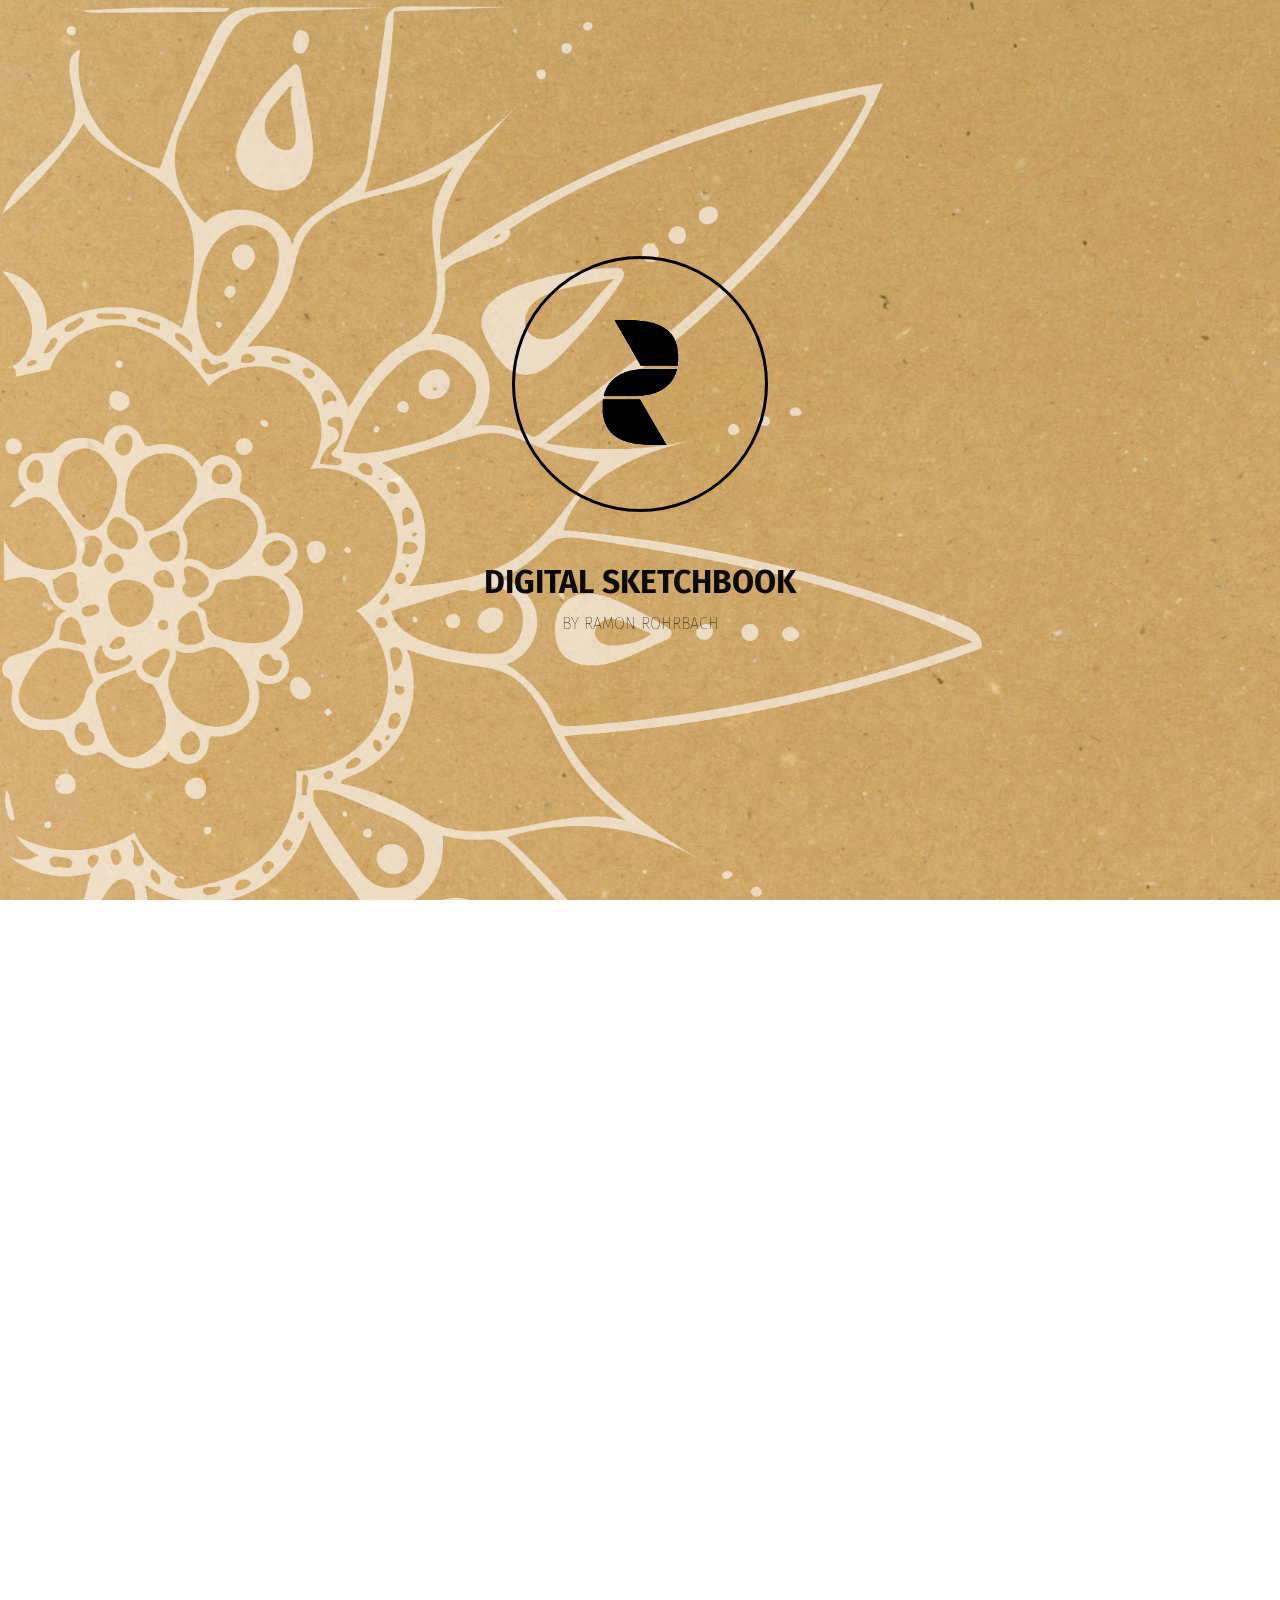
<file: project0/project0.html>
<!doctype html>
<html>
<head>
<meta charset="UTF-8">
<title>Ramons Digital Sketchbook</title>
	
<link rel="stylesheet" type="text/css" href="css/foundation.css">	
<link href="https://fonts.googleapis.com/css?family=Fira+Sans" rel="stylesheet">
<link rel="stylesheet" type="text/css" href="css/main.css">	

	
</head>



<body>

	
	
<div class="welcome ">
		<img src="img/mandala.png" alt="Mandala" id="mandala" class= "rellax" data-rellax-speed="2" >


		<div class="grid-x align-middle fullheight">
		
			<div class= "cell large-12 align-middle ">

			

				<div class="circle rellax" data-rellax-speed="2" >
				
				<img src="img/logo2.png" alt="logo" id="logo" class= "rellax" data-rellax-speed="-12" >
			
				</div>

				<div class="info">

				<h4 class= "rellax" data-rellax-speed="-8" >Digital Sketchbook</h4>
				<h5 class= "rellax" data-rellax-speed="-10" >by Ramon Rohrbach</h5>
					
				</div>

			</div>

		
</div>

</div>

<div class="equality grid-container-fluid content">


	<div class=" grid-x grid-margin-x ">
		
		
		



	</div>



</div>


	
	
	
	<script src="https://ajax.googleapis.com/ajax/libs/jquery/3.2.1/jquery.min.js"></script>
	<script src="js/jquery.onscreen.min.js"></script>
	<script src="js/app.js"></script>
	<script type="text/javascript" src="js/rellax.js"></script>
    <script>
    	var rellax = new Rellax('.rellax', {
        // center: true
        callback: function(position) {
            // callback every position change
            console.log(position);
        }
      });
    </script>
	
</body>
</html>
</file>
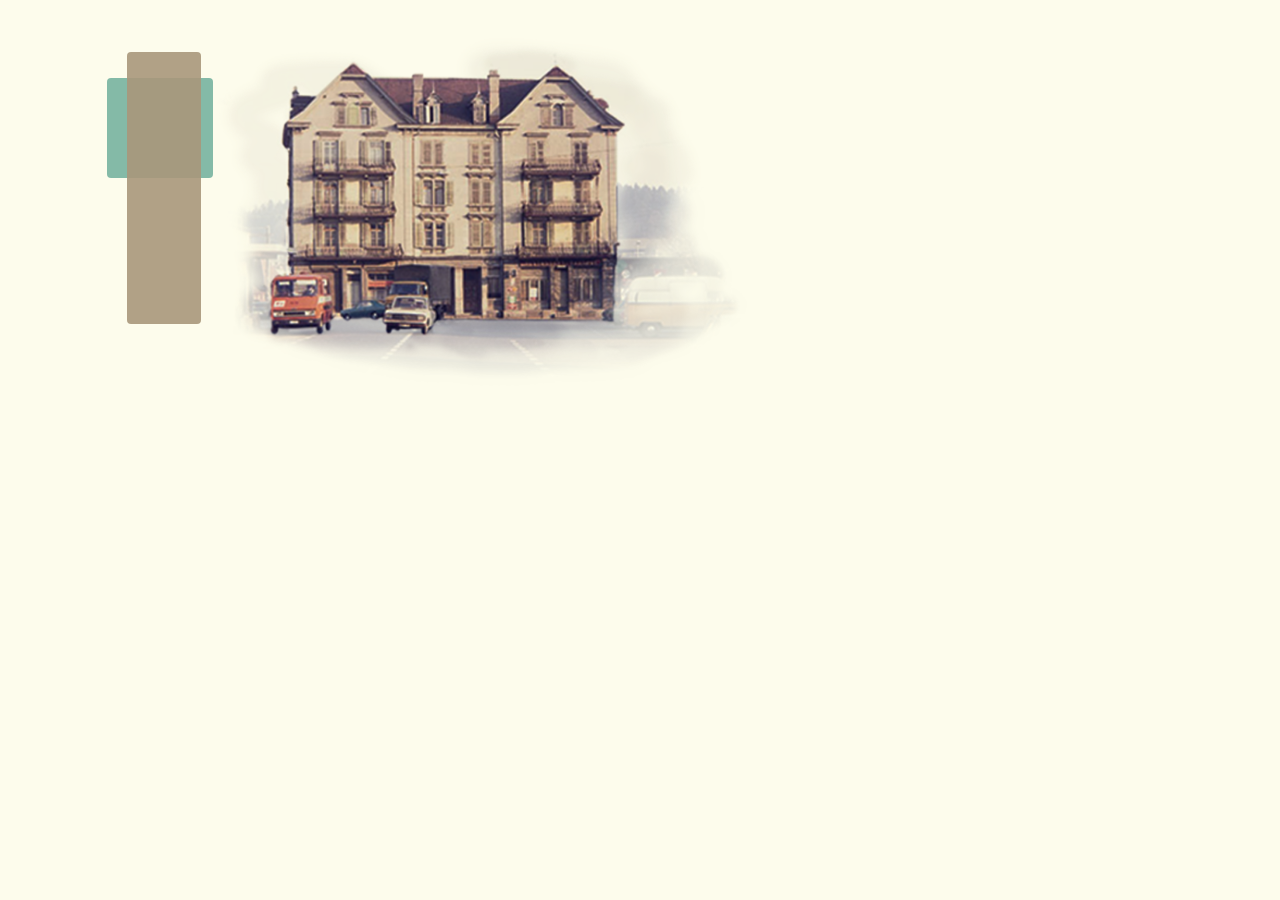
<file: project1/project1.html>
<!doctype html>
<html>
<head>
<meta charset="UTF-8">
<title>Web Mentoring Site 1</title>
	
<link rel="stylesheet" type="text/css" href="css/foundation.css">	
<link rel="stylesheet" type="text/css" href="css/main.css">	
	
</head>

<body>
	

<div class="grid-x">	
	<div class="cell large-offset-1 large-1" id="firstcomp">
	
		<div class="greenbox"></div>	
		<div class="beigebox"></div>
		
	</div>
	
	<div class="cell large-5">
	
		<img src="img/Image1.png" width="1153" height="766" alt=""/>
		
	</div>
	

</div>	

</body>
</html>
</file>
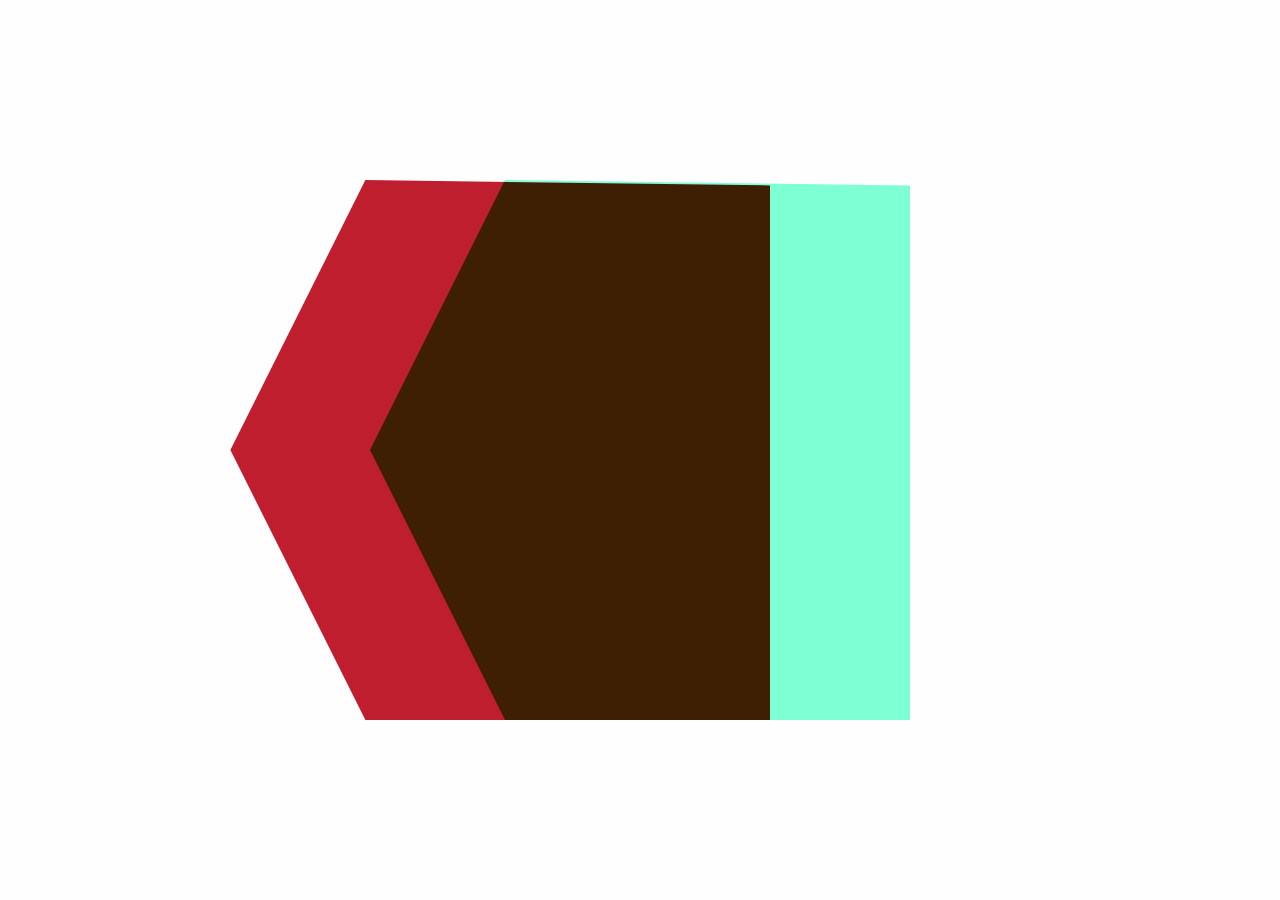
<file: project10/project10.html>
<!doctype html>
<html>
<head>
<meta charset="UTF-8">
<title>Web Mentoring Site 1</title>
	
<link rel="stylesheet" type="text/css" href="css/foundation.css">	
<link rel="stylesheet" type="text/css" href="css/main.css">	
	
</head>

<body>

	<div class="grid-x align-middle">
	
		<div class="cell large-10 large-offset-1 screenfit">

			<div class="clippyshape "></div>
			<div class="clippyshape2 "></div>

		</div>

	</div>
	

	
	
	
	<script src="https://ajax.googleapis.com/ajax/libs/jquery/3.2.1/jquery.min.js"></script>
	<script src="js/jquery.onscreen.min.js"></script>
	<script src="js/app.js"></script>
	
</body>
</html>
</file>
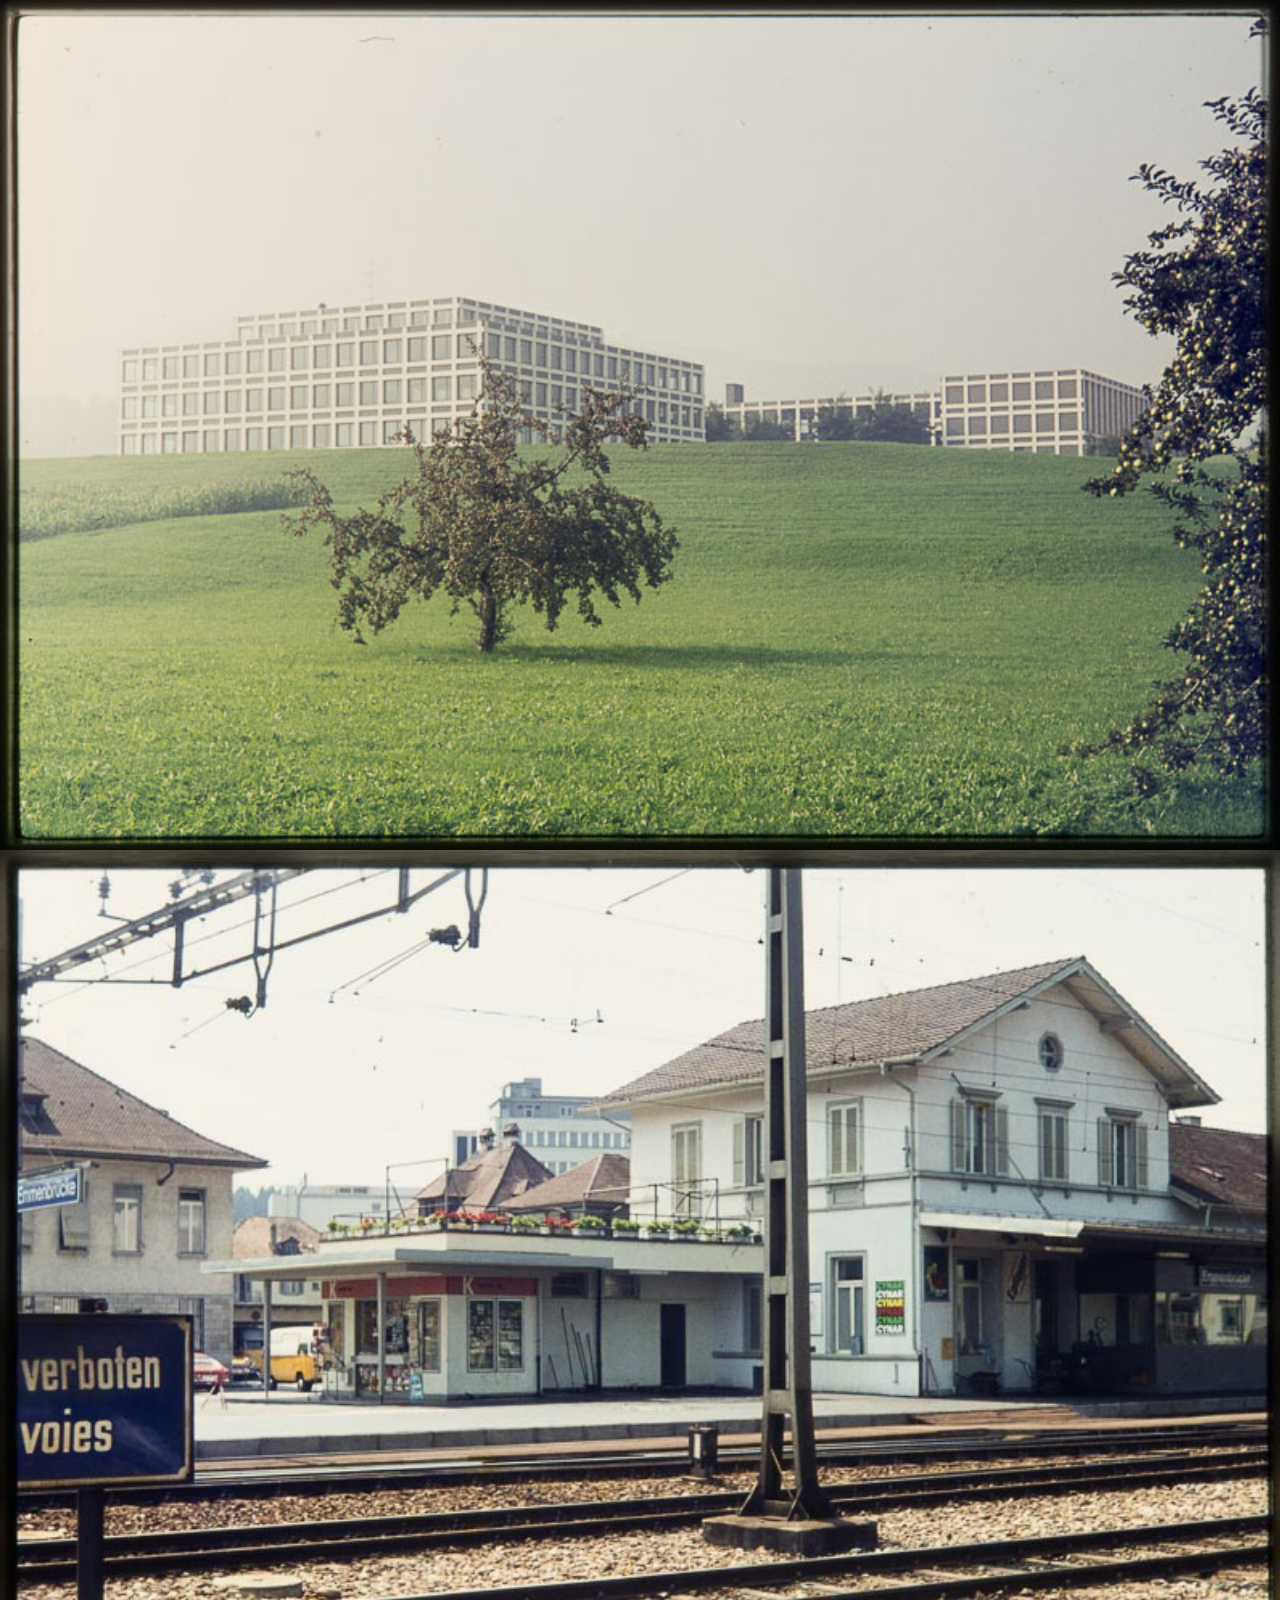
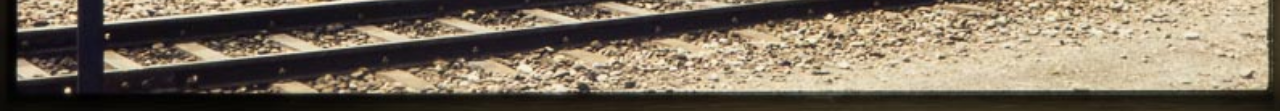
<file: project2/project2.html>
<!doctype html>
<html>
<head>
<meta charset="UTF-8">
<title>Web Mentoring Site 1</title>
	
<link rel="stylesheet" type="text/css" href="css/foundation.css">	
<link rel="stylesheet" type="text/css" href="css/main.css">	
	
</head>

<body>
	
<section>

<img id="placeholder" src="img/P-004-1-7-38-alt.jpg" alt=""/> </section>	
	
	
<section id="bahnhof">

<div class="grid-x">	
	
	<div id="middlebox" class="cell large-offset-3 large-6">
   			<div id="greenoverlay"></div> 
			<img id="middleimg" src="img/P-004-1-17-9be.JPG" alt=""/> 
	
		</div>
	
	

</div>	
	
	
</section>	
	<script src="https://ajax.googleapis.com/ajax/libs/jquery/3.2.1/jquery.min.js"></script>
	<script src="js/jquery.onscreen.min.js"></script>
	<script src="js/app.js"></script>
	
</body>
</html>
</file>
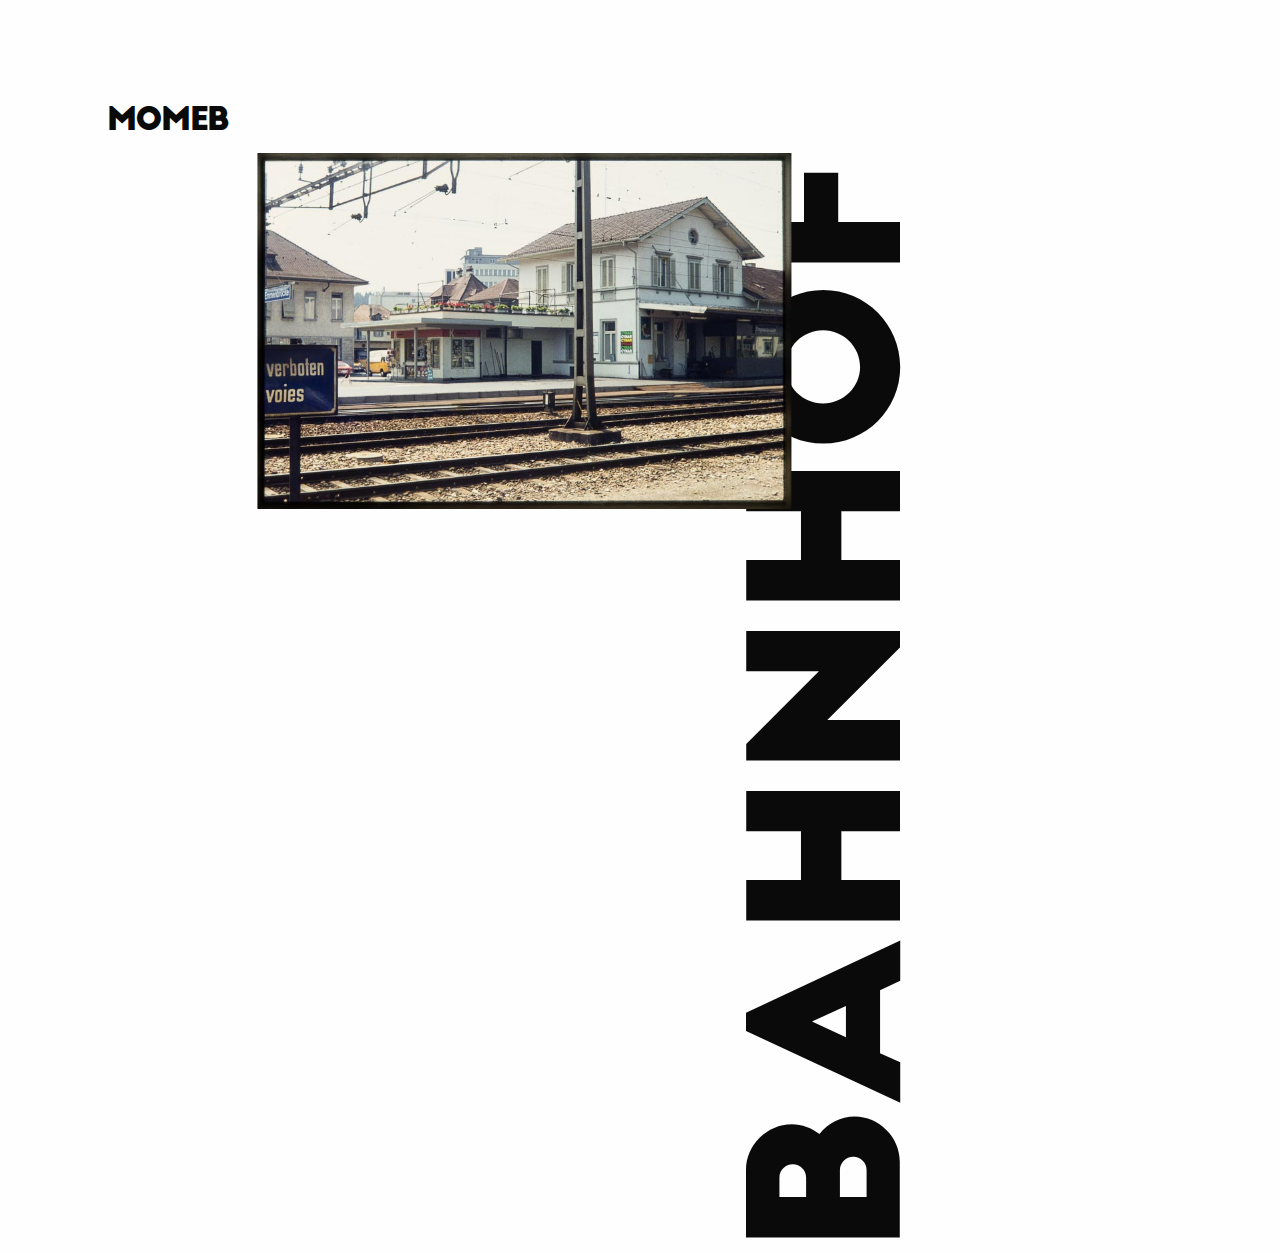
<file: project3/project3.html>
<!doctype html>
<html>
<head>
<meta charset="UTF-8">
<title>Web Mentoring Site 1</title>
	
<link rel="stylesheet" type="text/css" href="css/foundation.css">	
<link rel="stylesheet" type="text/css" href="css/main.css">	
	
</head>

<body>
	
	<div class="grid-x firstsection">	
		<div class="cell large-1 large-offset-1">
			<h1 class="pagetitel">MoMEb</h1>
			
		</div>

	

	</div>	

	<div class ="grid-x">
		<div class= "cell large-5 large-offset-2">

			<img src="img/P-004-1-17-9.jpg" alt="bahnhof" class="offset">

		</div>
	
		<div class = "cell large-2 ">
			<h1 class="hoch">Bahnhof</h1>
		</div>

	</div>

	
	
	
	<script src="https://ajax.googleapis.com/ajax/libs/jquery/3.2.1/jquery.min.js"></script>
	<script src="js/jquery.onscreen.min.js"></script>
	<script src="js/app.js"></script>
	
</body>
</html>
</file>
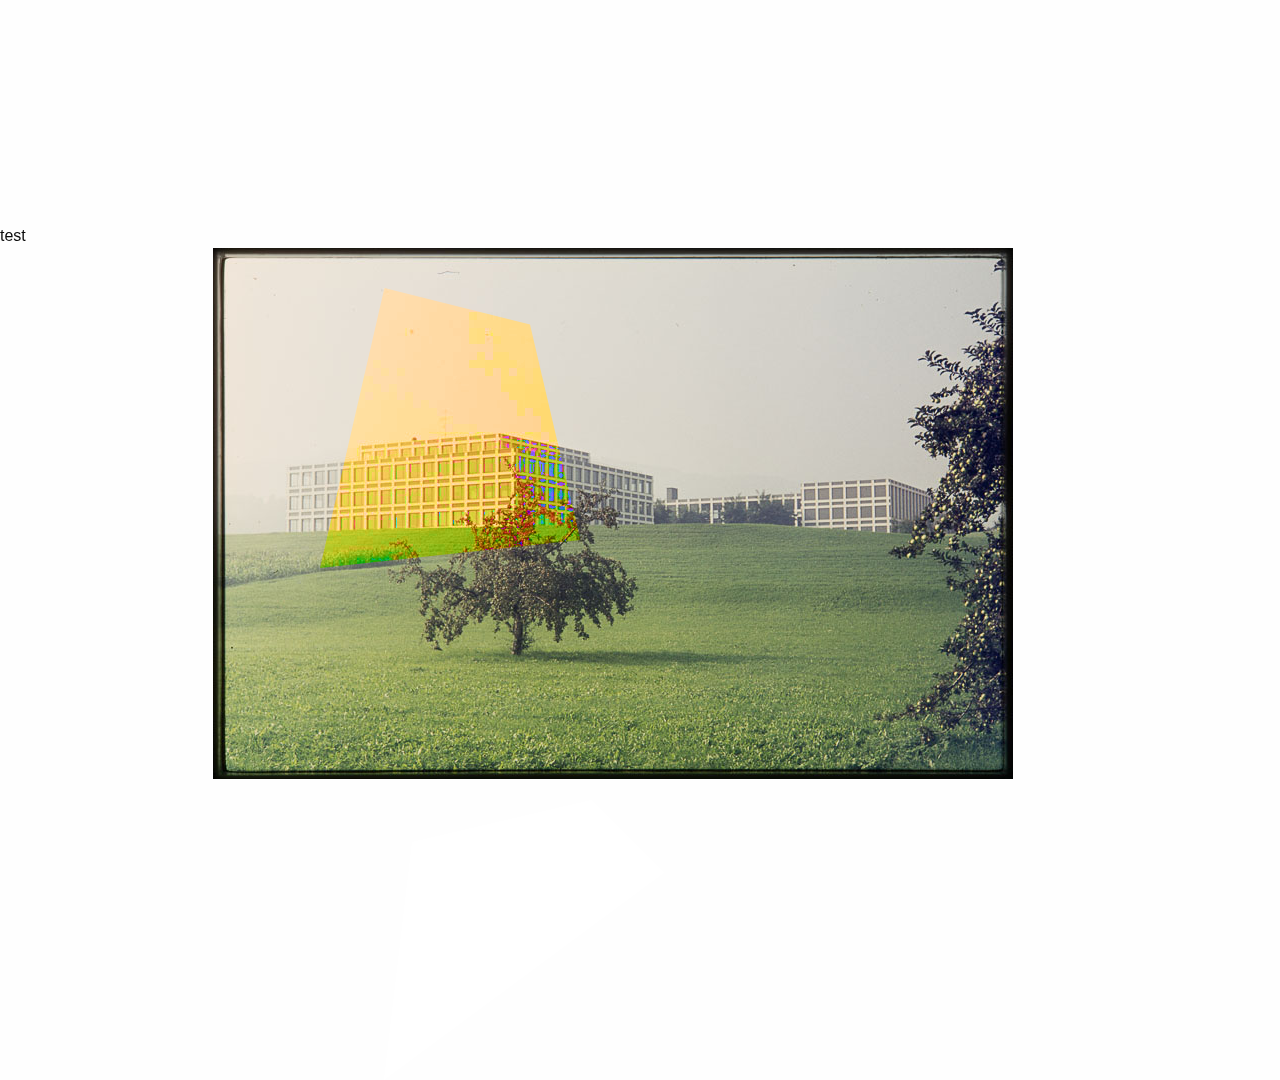
<file: project4/project4.html>
<!doctype html>
<html>
<head>
<meta charset="UTF-8">
<title>Web Mentoring Site 1</title>
	
<link rel="stylesheet" type="text/css" href="css/foundation.css">	
<link rel="stylesheet" type="text/css" href="css/main.css">	
	
</head>

<body>

	<div class="section">

	<div class="grid-x header"></div>
		<div class="large-12">test</div>


	<div class="grid-x">
		<div class="large-8 large-offset-2 cell container">

				<img src="img/P-004-1-7-38-alt.jpg" alt="background-image" >

				<div id="imagetest"></div>
				<div id="imagetest2"></div>

		</div>

	</div>

	</div>
	
	

	
	
	
	<script src="https://ajax.googleapis.com/ajax/libs/jquery/3.2.1/jquery.min.js"></script>
	<script src="js/jquery.onscreen.min.js"></script>
	<script src="js/app.js"></script>
	
</body>
</html>
</file>
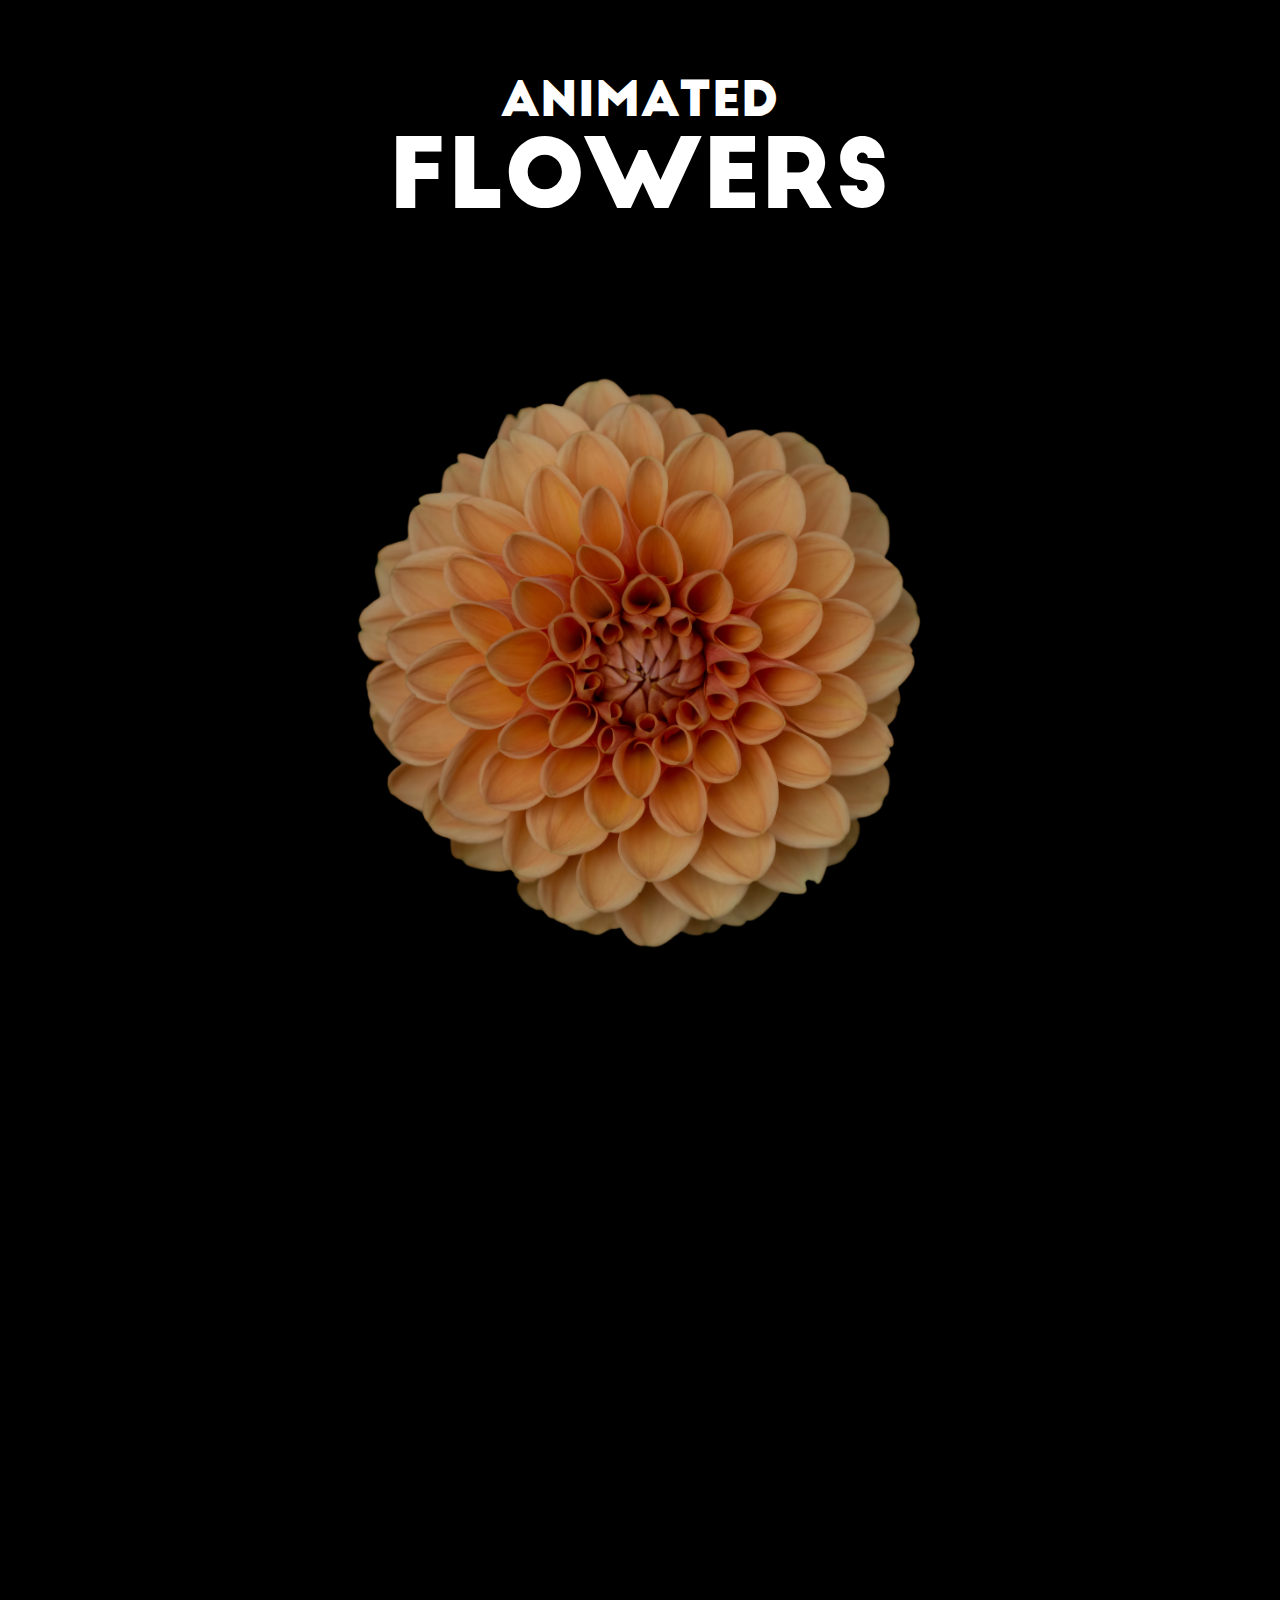
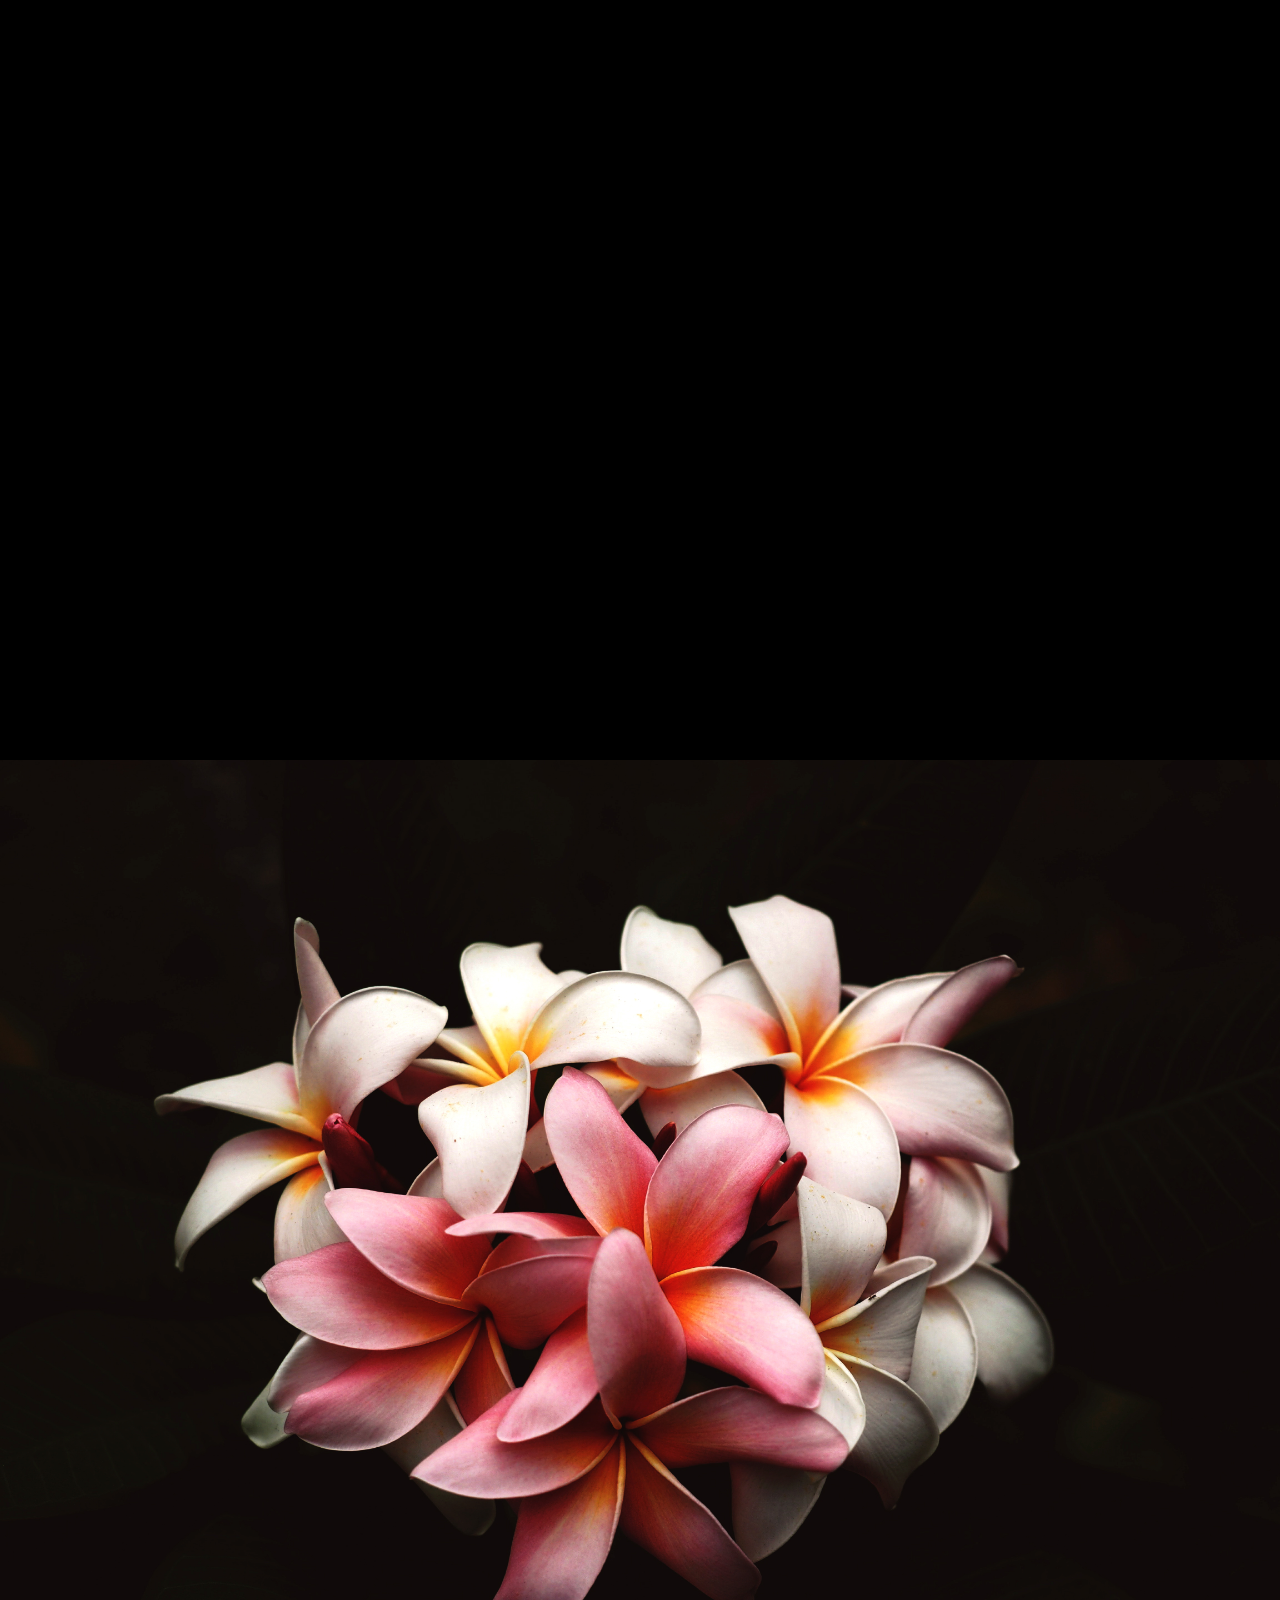
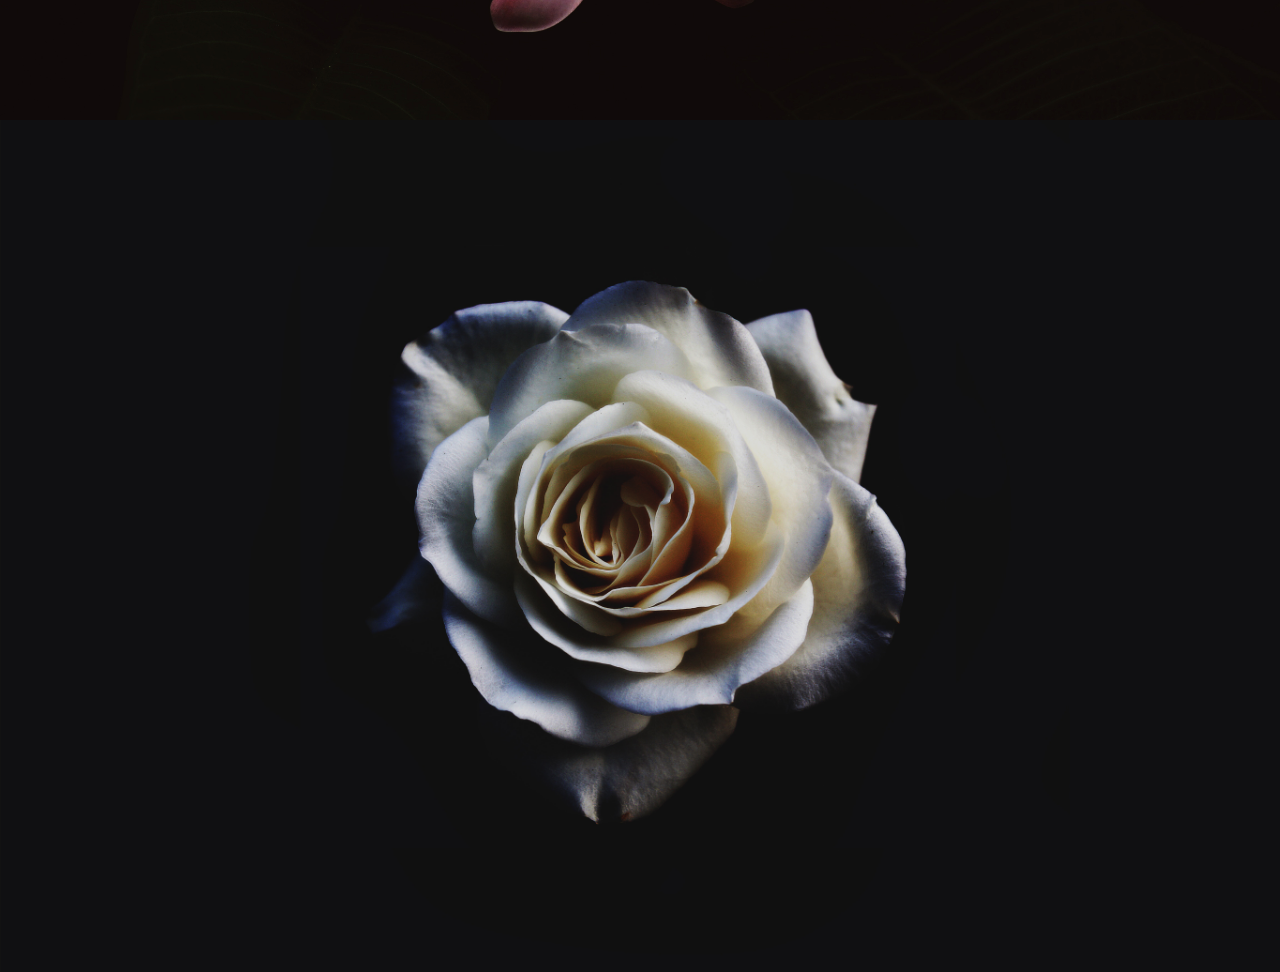
<file: project5/project5.html>
<!doctype html>
<html>
<head>
<meta charset="UTF-8">
<title>Web Mentoring Site 1</title>
	
<link rel="stylesheet" type="text/css" href="css/foundation.css">	
<link rel="stylesheet" type="text/css" href="css/main.css">	
	
</head>

<body>

	<div class="grid-x" id="header">
		<div class="large-4 large-offset-4 cell"><h2>animated</h2></div>
		
	</div>

	<div class="grid-x">
			<div class="large-6 large-offset-3 cell"><h1>flowers</h1></div>
			
		</div>

	<div class="grid-x" id="firstrow">

		<div class="large-6 cell firstleft"> <img src="img/Layer1.jpg" alt="" class="splitimage"></div>
		<div class="large-6 cell firstright"><img src="img/Layer2.jpg" alt="" class="splitimage"></div>

	</div>

	<div class="grid-x" id="second">

			<div class="large-6 cell secondleft"> <img src="img/Layer 1_red.jpg" alt="" class="splitimage" ></div>
			<div class="large-6 cell secondright"><img src="img/Layer 2_red.jpg" alt="" class="splitimage"></div>
	
		</div>

	<div class="grid-x" id="thirdsection">

				<div class="large-12 cell thirdhigh"> <img src="img/Horizontal_up.jpg" alt="" class="splitimage_horizontal"></div>
				<div class="large-12 cell thirdlow"><img src="img/Horizontal_down.jpg" alt="" class="splitimage_horizontal"></div>
		
			</div>


	<div class="grid-x">

				<div class="large-6 cell left2"> <img src="img/Exposure_left.jpg" alt="" class="splitimage" id="second"></div>
				<div class="large-6 cell right2"><img src="img/Exposure_right.jpg" alt="" class="splitimage"></div>
			
	</div>

	<div class="grid-x">

			<div class="large-6 cell left2"> <img src="img/lastone_left.jpg" alt="" class="splitimage" id="second"></div>
			<div class="large-6 cell right2"><img src="img/lastone_right.jpg" alt="" class="splitimage"></div>
		
</div>
	
	

	
	
	
	<script src="https://ajax.googleapis.com/ajax/libs/jquery/3.2.1/jquery.min.js"></script>
	<script src="js/jquery.onscreen.min.js"></script>
	<script src="js/app.js"></script>
	
</body>
</html>
</file>
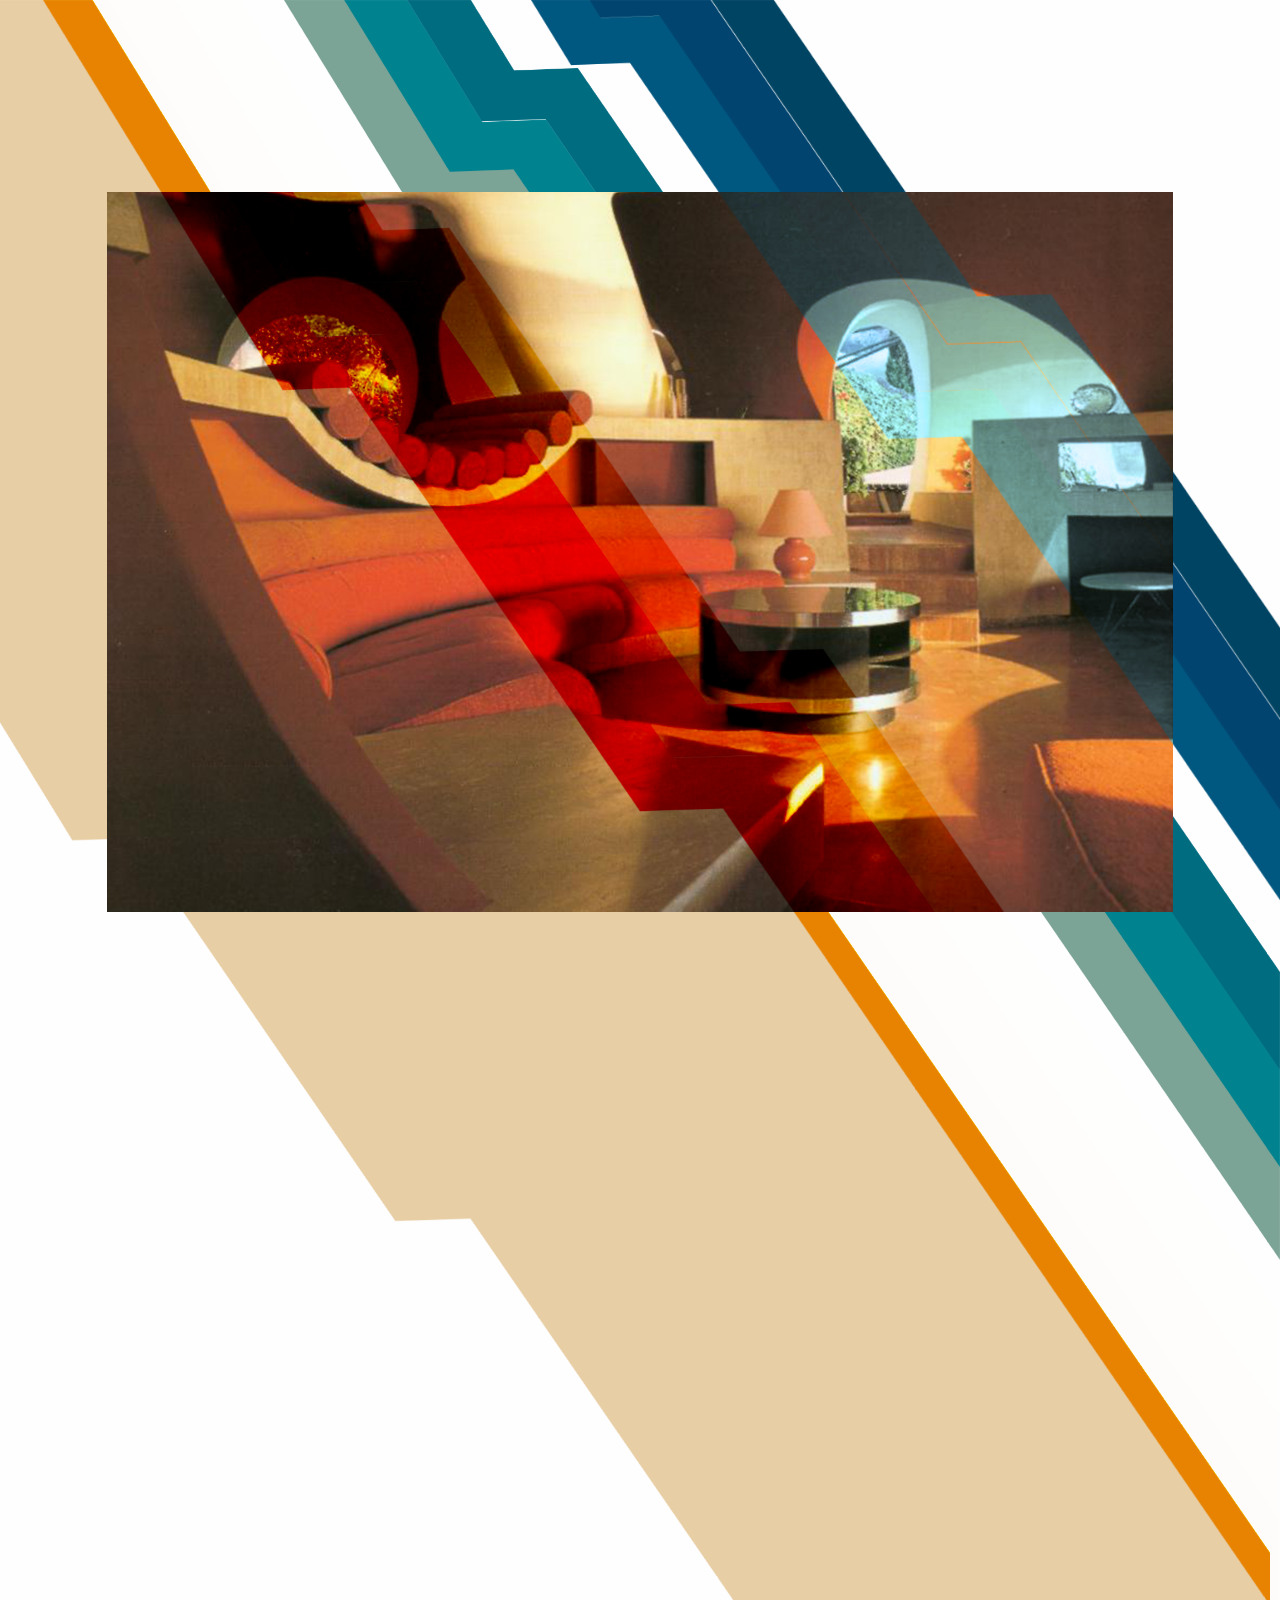
<file: project6/project6.html>
<!doctype html>
<html>
<head>
<meta charset="UTF-8">
<title>Web Mentoring Site 1</title>
	
<link rel="stylesheet" type="text/css" href="css/foundation.css">	
<link rel="stylesheet" type="text/css" href="css/main.css">	
	
</head>

<body>

<div class="grid-x">

	<div class="large-12" id="firstrow">

			<img src="img/Asset 4.png" alt="Bild Emmen" class="stripes" id="one">
			<img src="img/Asset 5.png" alt="Bild Emmen" class="stripes" id="two">
			<img src="img/Asset 6.png" alt="Bild Emmen" class="stripes" id="three">
			<img src="img/Asset 7.png" alt="Bild Emmen" class="stripes" id="four">


	</div>

	<div class="cell large-10 large-offset-1 align-middle">

		<img src="img/Asset 2.png" alt="Bild Emmen" id="fullpic" class= "rellax" data-rellax-speed="2">
		<img src="img/Asset 1.png" alt="Bild Emmen" id="snippetpic" class= "rellax" data-rellax-speed="-4">

	</div>



</div>
	

	
	
	
	<script src="https://ajax.googleapis.com/ajax/libs/jquery/3.2.1/jquery.min.js"></script>
	<script src="js/jquery.onscreen.min.js"></script>
	<script src="js/app.js"></script>
	<script type="text/javascript" src="js/rellax.js"></script>
	<script>
			var rellax = new Rellax('.rellax', {
			// center: true
			callback: function(position) {
				// callback every position change
				console.log(position);
			}
		  });
		</script>
	
</body>
</html>
</file>
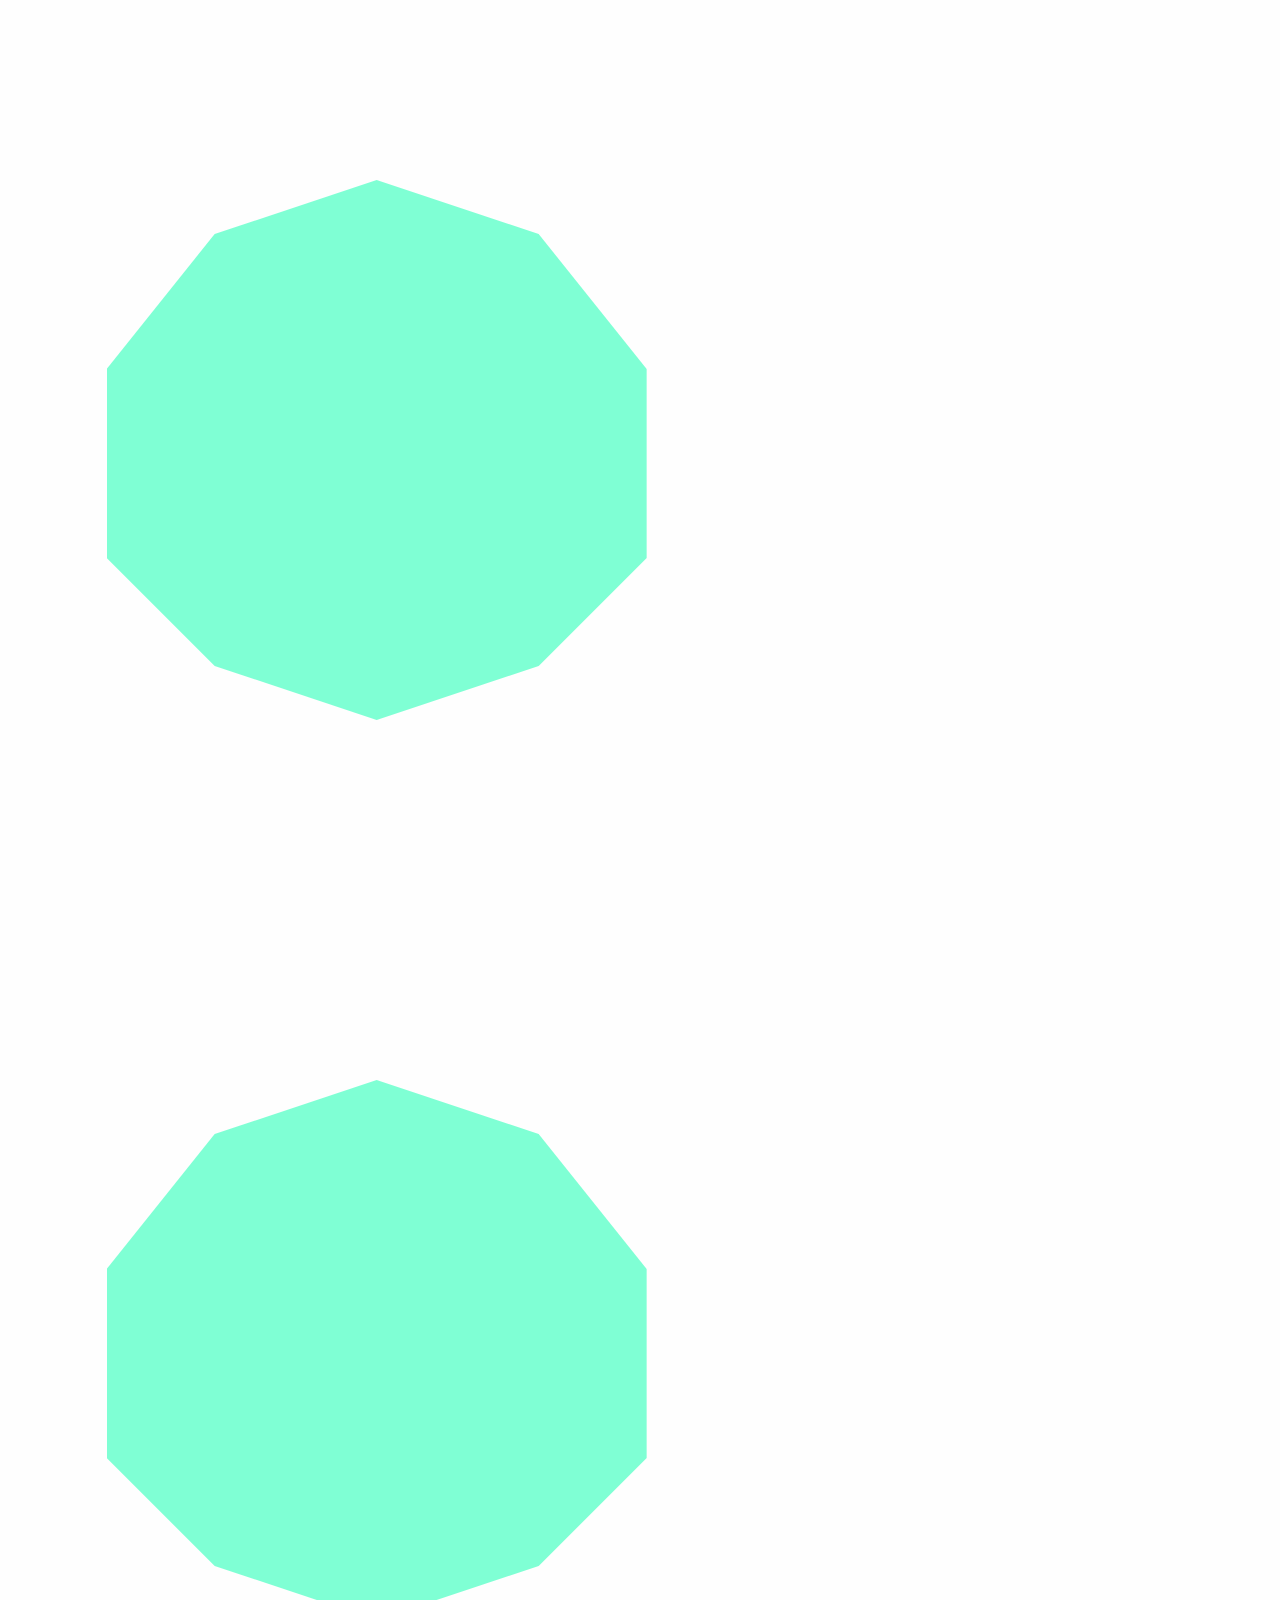
<file: project7/project7.html>
<!doctype html>
<html>
<head>
<meta charset="UTF-8">
<title>Web Mentoring Site 1</title>
	
<link rel="stylesheet" type="text/css" href="css/foundation.css">	
<link rel="stylesheet" type="text/css" href="css/main.css">	
	
</head>

<body>

	<div class="grid-x align-middle">
	
		<div class="cell large-10 large-offset-1 screenfit">

			<div class="clippyshape"></div>

		</div>

		<div class="cell large-10 large-offset-1 ">

				<div class="clippyshape2"></div>
	
			</div>

	</div>
	

	
	
	
	<script src="https://ajax.googleapis.com/ajax/libs/jquery/3.2.1/jquery.min.js"></script>
	<script src="js/jquery.onscreen.min.js"></script>
	<script src="js/app.js"></script>
	
</body>
</html>
</file>
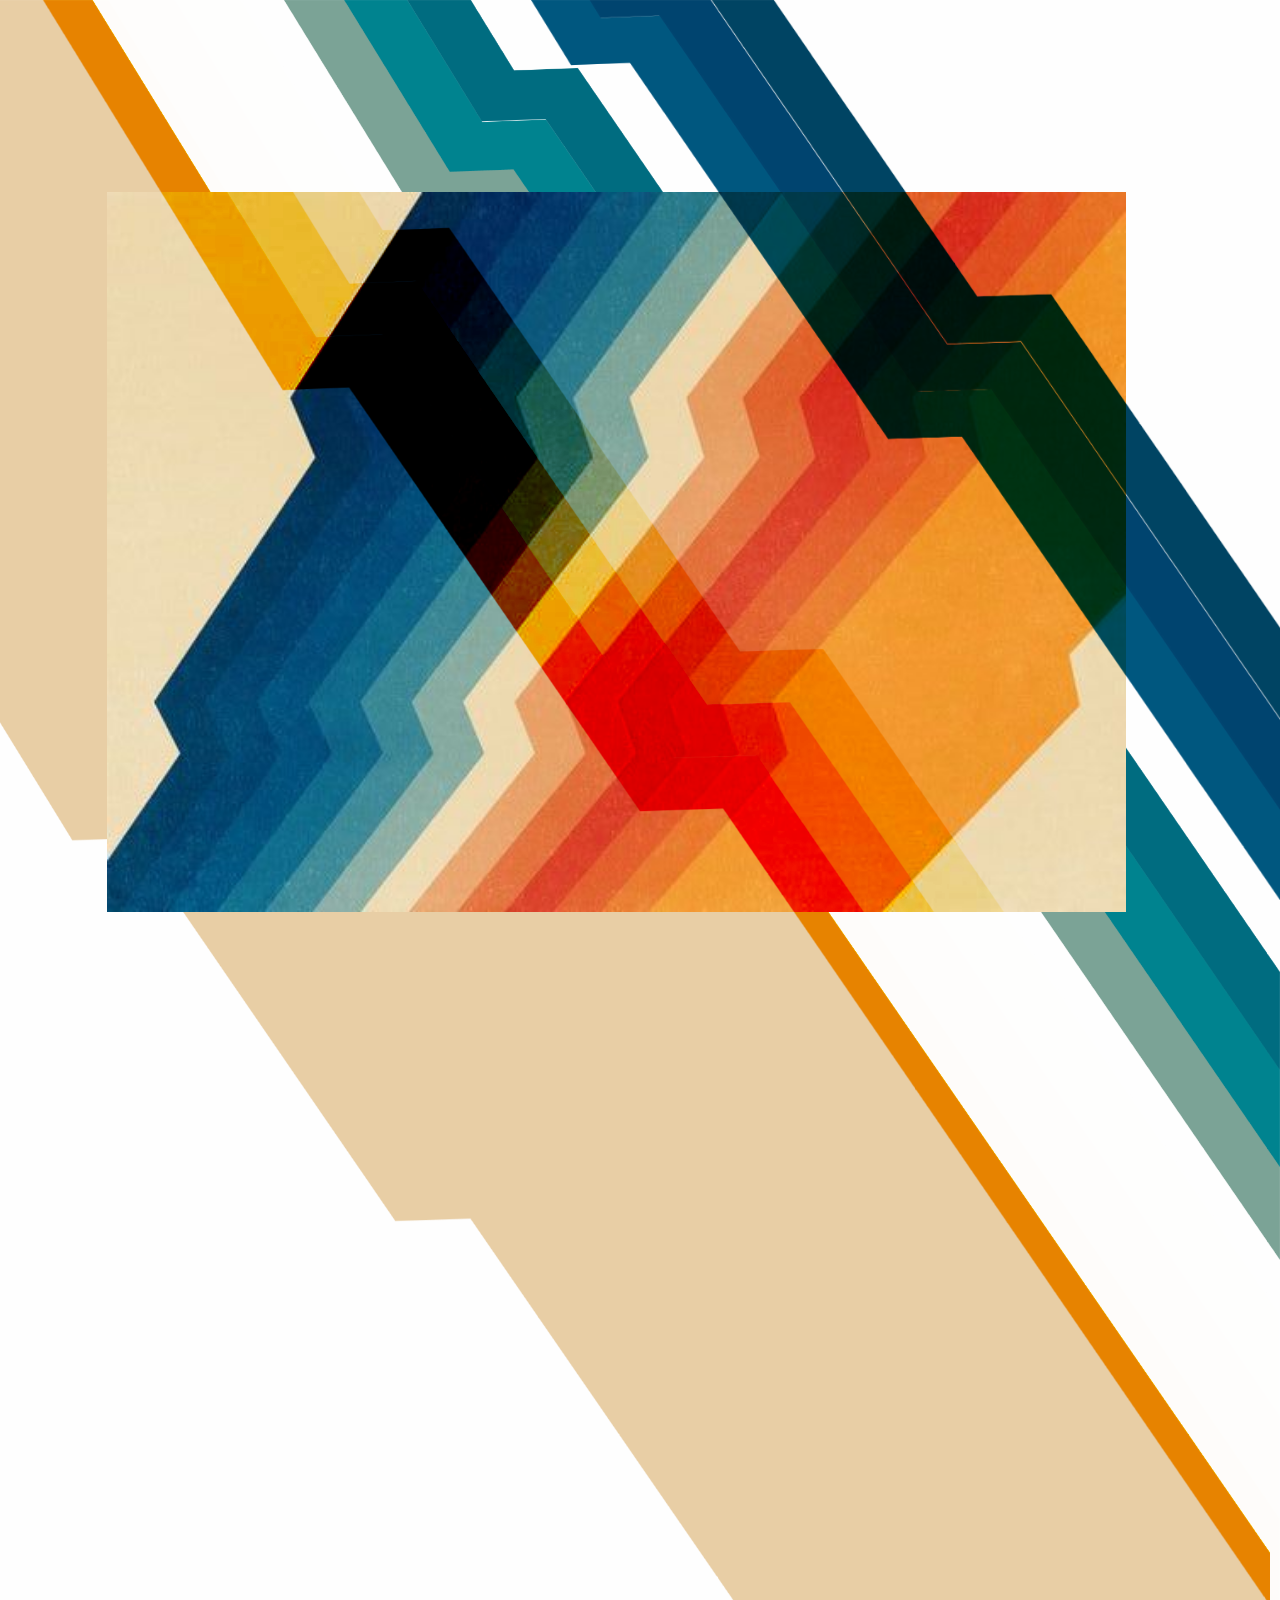
<file: project9/project9.html>
<!doctype html>
<html>
<head>
<meta charset="UTF-8">
<title>Web Mentoring Site 1</title>
	
<link rel="stylesheet" type="text/css" href="css/foundation.css">	
<link rel="stylesheet" type="text/css" href="css/main.css">	
	
</head>

<body>

<div class="grid-x">

	<div class="large-12" id="firstrow">

			<img src="img/Asset 4.png" alt="Bild Emmen" class="stripes" id="one">
			<img src="img/Asset 5.png" alt="Bild Emmen" class="stripes" id="two">
			<img src="img/Asset 6.png" alt="Bild Emmen" class="stripes" id="three">
			<img src="img/Asset 7.png" alt="Bild Emmen" class="stripes" id="four">


	</div>

	<div class="cell large-10 large-offset-1 align-middle">

		<img src="img/Asset 2.jpg" alt="Bild Emmen" id="fullpic" class= "rellax" data-rellax-speed="2">
		<img src="img/Asset 1.png" alt="Bild Emmen" id="snippetpic" class= "rellax" data-rellax-speed="-4">

	</div>



</div>
	

	
	
	
	<script src="https://ajax.googleapis.com/ajax/libs/jquery/3.2.1/jquery.min.js"></script>
	<script src="js/jquery.onscreen.min.js"></script>
	<script src="js/app.js"></script>
	<script type="text/javascript" src="js/rellax.js"></script>
	<script>
			var rellax = new Rellax('.rellax', {
			// center: true
			callback: function(position) {
				// callback every position change
				console.log(position);
			}
		  });
		</script>
	
</body>
</html>
</file>
<file: project0/css/main.css>
@charset "UTF-8";
/* CSS Document */


	

body{

width: 100%;
height: 100%;
font-family: 'Fira Sans', sans-serif;


}

/* --------------------- Welcome Screen  */


.welcome{
	background: url("../img/background.jpg");
	background-position: center top;
	background-repeat:no-repeat; 
	height: 100vh;
	overflow: hidden;
	
	
	
}

.about{
	cursor: pointer;
	margin-top: 0.5rem;
	margin-bottom: 0.5rem;

}




.aboutbox{
	margin-top: 5rem;
	height: 35vh;
	display: none;
	overflow: scroll;
}

#portrait{
	width: 18rem;
}

.fullheight{
	height: 100%;
	
}

.overviewimage{
	margin: 0;
	padding: 0;
	z-index: 2;
	object-fit: cover;
	width: 100%;
	top:0;
	left:0;
	overflow: hidden;

}


.circle{
	z-index: 0;
	margin-left: 40vw;
	margin-right: 40vw;
	border-style: solid;
	border-color: black;
	border-width: 0.2em;
	border-radius: 100%;
	width: 20vw;
	height: 20vw;
	overflow: visible
}

.info{
	margin-top: 3rem;
	z-index: 2;
	text-align: center;
	
}

h1{
	font-family: 'Fira Sans';
	font-style: italic;
	font-weight: 500;
	font-size: 1.2rem;
}

h3{
	font-family: 'Fira Sans';
	font-weight: 100;
	font-size: 2rem;
}

#aboutme{
	margin-top: 1.8rem;
	text-align: justify;
}

h4{
	font-family: 'Fira Sans';
	font-weight: bold;
	font-size: 2rem;
	text-transform: uppercase;


}

h5{
	font-family: 'Fira Sans';
	font-size: 1rem;
	font-weight: 100;
	text-transform: uppercase;
}

/* small settings for about */

@media screen and (max-width: 39.9375em) {
	
#firsttitel{

	margin-top: 2rem;
}
	 
	h1{
		text-align: center;
		font-family: 'Fira Sans';
		font-style: italic;
		font-weight: 500;
		font-size: 1.2rem;
	}
	
	h3{
		text-align: center;
		font-family: 'Fira Sans';
		font-weight: 100;
		font-size: 2rem;
	}

	.aboutbox{

		height: 60vh;
	}

}



@media screen and (min-width: 64em) {

	#titel{
		position: absolute;
		top: 55vh;
		z-index: 1;
		height: 20vh;
		margin-left: 50vw;
		margin-right: auto;
		overflow: hidden;

	}
	


}



@media screen and (max-width: 39.9375em) {

#titel{
		position: absolute;
		top: 44vh;
		z-index: 1;
		height: 5vh;
		margin-left: 25vw;
		margin-right: auto;
		overflow: hidden;

	}



}




#logo{
	padding-top: 2.2vw;
	z-index: 1;
	height: 17vw;
	display: block;
	margin-left: auto;
	margin-right:auto;
}





/* --------------------- Sketchbook Screen  */

.content{
	height: 100vh;
}

.equality{
	margin-left: 2em;
	margin-right: 2em;
	position: relative;
    top: 0;
    left: 0;
    z-index: 5;

}

/* large */

@media screen and (min-width: 64em) {

	.box{
	
		background-color: lightgrey;	
		margin-top: 2em;
		padding: 0;
		border-style: solid;
		border-width: 5px;
		border-color: lightgrey;
		
		
	
	
	}
}

#mandala{
	opacity: 0.6;
	z-index: 0;
	width: 80vw;
	height: auto;
	position: absolute;
	overflow: hidden;
	animation-name: mandala1;
	animation-delay: 2s;
	animation-duration: 10s;
	animation-iteration-count: infinite;
	
}

@keyframes mandala1{

	0% {opacity: 0.6;}
	50% {opacity: 0.2;}
	100% {opacity: 0.6;}

}

/* medium */

@media screen and (min-width: 40em) and (max-width: 63.9375em) { 


	.box{
	
		background-color: lightgrey;	
		margin-top: 2em;
		padding: 0;
		border-style: solid;
		border-width: 5px;
		border-color: lightgrey;
		
		
	
	
	}


}

h2{
	
	padding-top: 2rem;
	padding-bottom: auto;
	font-family: 'Fira Sans', sans-serif;
	font-size: 17rem;
	line-height: 17rem;
	font-weight: bold;
	color: lightblue;
	text-align: center;
}


/* small */



@media screen and (max-width: 39.9375em) {
	
	
	.box{
	
		background-color: lightgrey;	
		margin-top: 2em;
		padding: 0;
		border-style: solid;
		border-width: 5px;
		border-color: lightgrey;
		
		
	
	
	}


}

/* ------------- foundation overwrite */

/* .grid-margin-x {
	margin-left: -2rem;
	margin-right: -2rem; } */
</file>
<file: project1/css/main.css>
@charset "UTF-8";
/* CSS Document */

body{
	background-color: #fdfcec;
	padding-top: 32px;
}


h1 {
	font-family: Baskerville, "Palatino Linotype", Palatino, "Century Schoolbook L", "Times New Roman", "serif";
	color: #7e2039;
	
}


img{
	width: 100%;
}

.greenbox {
	background-color: #77b2a0;
	width: 100%;
	height: 100px;
	opacity: 0.9;
	border-radius: 4px;
}

.beigebox{
	background-color: #a8977b;
	width: 70%;
	height: 272px;
	opacity: 0.9;
	border-radius: 4px;
	
}

#firstcomp {
	position: relative;
	top: 0px;
	left: 0px;
	
}

#firstcomp>.greenbox{
	position: absolute;
	top: 46px;
	z-index: 1;
	
}

#firstcomp>.beigebox{
	position: absolute;
	z-index: 2;
	top: 20px;
	left: 20px;
	
}
</file>
<file: project10/css/main.css>
@charset "UTF-8";
/* CSS Document */



@font-face{
	font-family: bigJohn;
	src: url("BIGJOHN.otf");
}	




.clippyshape{
	z-index: 0;
	display: inline-block;	
	margin-top: 20vh;
	margin-left: auto;
	margin-right: auto;
	height: 60vh;
	width: 60vh;
	background-color: aquamarine;
	-webkit-clip-path: polygon(25% 0%, 100% 1%, 100% 100%, 25% 100%, 0% 50%);
	clip-path: polygon(25% 0%, 100% 1%, 100% 100%, 25% 100%, 0% 50%);
	animation-name: shapechanger;
	animation-duration: 5s;
	animation-iteration-count: infinite;
}

.clippyshape2{
	position: absolute;
	z-index: 1;
	top: 20vh;
	left: 18vw;
	right: auto;
	mix-blend-mode: difference;
	height: 60vh;
	width: 60vh;
	background-color: turquoise;
	-webkit-clip-path: polygon(25% 0%, 100% 1%, 100% 100%, 25% 100%, 0% 50%);
	clip-path: polygon(25% 0%, 100% 1%, 100% 100%, 25% 100%, 0% 50%);
	animation-name: shapechanger2;
	animation-duration: 5s;
	animation-iteration-count: infinite;
}


.screenfit{

	height: 100vh;
	text-align: center;
}





@keyframes sizechange {
	0%{height: 60vh;}
	0%{width: 60vh;}
	50%{height: 80vh;}
	50%{width: 80vh;}
	100%{height: 60vh;}
	100%{width: 60vh;}
}

@keyframes shapechanger {
	0% {-webkit-clip-path: polygon(25% 0%, 100% 1%, 100% 100%, 25% 100%, 0% 50%);
		clip-path: polygon(25% 0%, 100% 1%, 100% 100%, 25% 100%, 0% 50%);}


	50% {-webkit-clip-path: polygon(0% 0%, 75% 0%, 100% 50%, 75% 100%, 0% 100%);
		clip-path: polygon(0% 0%, 75% 0%, 100% 50%, 75% 100%, 0% 100%);}

	100% {-webkit-clip-path: polygon(25% 0%, 100% 1%, 100% 100%, 25% 100%, 0% 50%);
		clip-path: polygon(25% 0%, 100% 1%, 100% 100%, 25% 100%, 0% 50%);}
}

@keyframes shapechanger2 {
	0% {-webkit-clip-path: polygon(0% 0%, 75% 0%, 100% 50%, 75% 100%, 0% 100%);
		clip-path: polygon(0% 0%, 75% 0%, 100% 50%, 75% 100%, 0% 100%);}

	50% {-webkit-clip-path: polygon(25% 0%, 100% 1%, 100% 100%, 25% 100%, 0% 50%);
			clip-path: polygon(25% 0%, 100% 1%, 100% 100%, 25% 100%, 0% 50%);}

	100% {-webkit-clip-path: polygon(0% 0%, 75% 0%, 100% 50%, 75% 100%, 0% 100%);
		clip-path: polygon(0% 0%, 75% 0%, 100% 50%, 75% 100%, 0% 100%);}


}
</file>
<file: project2/css/main.css>
@charset "UTF-8";
/* CSS Document */







section#bahnhof{
	overflow: hidden;
	background-image: url("../img/P-004-1-17-9.jpg");
	width: 100vw;
	
	background-size: cover;
}

img{
	width: 100%;
	
}

#greenoverlay{
	position: absolute;
	top: 0px;
	left: 0px;
	z-index: 1;
	width: 100%;
	height: 100%;
	background-color: #3CE37E;
	opacity: 0.5;
}

#middlebox{
	opacity: 0;
	z-index: 0;
	position: relative;
	top: -500px;
	left: 0px;
	-webkit-transition: all 1s linear;
	-moz-transition: all 1s linear;
	-ms-transition: all 1s linear;
	-o-transition: all 1s linear;
	transition: all 1s linear;
}


#middlebox.inview{
	opacity: 1;
	top: 0px;
}

#placeholder{
	width: 100%;
}
</file>
<file: project3/css/main.css>
@charset "UTF-8";
/* CSS Document */



@font-face{
	font-family: bigJohn;
	src: url("BIGJOHN.otf");
}	

h1.pagetitel{
	font-family: bigJohn;
	font-weight: normal;
	font-size: 2rem;		/* egal was der parent hat -> immer 16 pixel */
	letter-spacing: -0.1rem;

}

.firstsection{
	margin-top: 100px;


}


 /* css blend modes */ 

 
h1.hoch{
	font-family: bigJohn;
	font-weight: normal;
	font-size: 16vw;
	writing-mode: vertical-lr;
	-webkit-transform: rotate(180deg);
	transform: rotate(180deg);
	margin: 0;
	line-height: 100%;


}

.offset{
	-webkit-transform: translate(-150vw,0);
	transform: translate(-150vw,0);
	z-index: 1;
	position: relative;
	-webkit-transition: all 1s linear;
	-moz-transition: all 1s linear;
	-ms-transition: all 1s linear;
	-o-transition: all 1s linear;
	transition: all 1s linear;

}

.offset.in{
	-webkit-transform: translate(8.333%,0);
	transform: translate(8.333%,0);
	

}

section#bahnhof{
	overflow: hidden;
	background-image: url("../img/P-004-1-17-9.jpg");
	width: 100vw;
	
	background-size: cover;
}

img{
	width: 100%;
	
}

#greenoverlay{
	position: absolute;
	top: 0px;
	left: 0px;
	z-index: 1;
	width: 100%;
	height: 100%;
	background-color: #3CE37E;
	opacity: 0.5;
}

#middlebox{
	opacity: 0;
	z-index: 0;
	position: relative;
	top: -500px;
	left: 0px;
	-webkit-transition: all 1s linear;
	-moz-transition: all 1s linear;
	-ms-transition: all 1s linear;
	-o-transition: all 1s linear;
	transition: all 1s linear;
}


#middlebox.inview{
	opacity: 1;
	top: 0px;
}

#placeholder{
	width: 100%;
}
</file>
<file: project4/css/main.css>
@charset "UTF-8";
/* CSS Document */



@font-face{
	font-family: bigJohn;
	src: url("BIGJOHN.otf");
}	

.header{
	height: 14rem;
}

.container{
	width: 100%;
	height: 100%;
}


#imagetest{
	position: absolute;
	z-index: 1;
	top: 18rem;
	left: 25%;
	height: 280px;
	width: 280px;
	background-color:turquoise;	
	-webkit-clip-path: polygon(23% 0, 75% 13%, 93% 90%, 0 100%);
	clip-path: polygon(23% 0, 75% 13%, 93% 90%, 0 100%);
	mix-blend-mode: saturation;

}

#imagetest2{
	position: absolute;
	z-index: 0;
	top: 30rem;
	left: 24rem;
	height: 280px;
	width: 280px;
	background-color:turquoise;	
	-webkit-clip-path: polygon(14% 15%, 64% 0, 100% 26%, 0 100%);
	clip-path: polygon(14% 15%, 64% 0, 100% 26%, 0 100%);
	mix-blend-mode: color-dodge;
	-webkit-transition: all 1s linear;
	-moz-transition: all 1s linear;
	-ms-transition: all 1s linear;
	-o-transition: all 1s linear;
	transition: all 1s linear;

}

#imagetest2.in{
	top: 50rem;
	-webkit-clip-path: polygon(10% 15%, 74% 0, 100% 26%, 0 100%);
	clip-path: polygon(10% 15%, 74% 0, 100% 26%, 0 100%);
	
}
</file>
<file: project5/css/main.css>
@charset "UTF-8";
/* CSS Document */

body{
	background-color: black;
}

@font-face{
	font-family: bigJohn;
	src: url("BIGJOHN.otf");
}	


#header{
	padding-top: 80px;

}



h1{
	font-family: bigJohn;
	font-size: 6rem;
	color: white;
	text-align: center;
	line-height: 6rem;

}

h2{
	font-family: bigJohn;
	font-size: 3rem;
	line-height: 3rem;
	color: white;
	text-align: center;
}

#firstrow{
	overflow: hidden;

}


.firstleft{
	position: relative;
	top: 0;	
	height: 100vh;
	-webkit-transition: all 1s linear;
	-moz-transition: all 1s linear;
	-ms-transition: all 1s linear;
	-o-transition: all 1s linear;
	transition: all 1s linear;
	
}

.firstleft.up{
	top: -110vh;
	opacity: 0;
}

.splitimage{
	width: 50vw;

}

.splitimage_horizontal{
	width: 100vw;

}




.firstright{
	position: relative;
	top: 0;	
	height: 100vh;
	-webkit-transition: all 1s linear;
	-moz-transition: all 1s linear;
	-ms-transition: all 1s linear;
	-o-transition: all 1s linear;
	transition: all 1s linear;
}

.firstright.down{
	top: 110vh;
	opacity: 0;
	
}



.secondleft{
	position: relative;
	height: 100vh;
	left:-60vw;
	opacity: 0;
	-webkit-transition: all 1s linear;
	-moz-transition: all 1s linear;
	-ms-transition: all 1s linear;
	-o-transition: all 1s linear;
	transition: all 1s linear;
	
}

.secondright{
	position: relative;
	height: 100vh;
	left: 60vw;
	opacity: 0;
	-webkit-transition: all 1s linear;
	-moz-transition: all 1s linear;
	-ms-transition: all 1s linear;
	-o-transition: all 1s linear;
	transition: all 1s linear;

}

.inleft{
	left: 0;
	opacity: 1;

}

.inright{
	left: 0;
	opacity: 1;
}


.thirdhigh{
	position: relative;
	top: 100vh;
	opacity: 0;
	-webkit-transition: all 1s linear;
	-moz-transition: all 1s linear;
	-ms-transition: all 1s linear;
	-o-transition: all 1s linear;
	transition: all 1s linear;

}

.thirdlow{
	position: relative;
	top: -100vh;
	opacity: 0;
	-webkit-transition: all 1s linear;
	-moz-transition: all 1s linear;
	-ms-transition: all 1s linear;
	-o-transition: all 1s linear;
	transition: all 1s linear;

}

.thirdinhigh{
	top: 0;
	opacity: 1;

}

.thirdinlow{
	top: 0;
	opacity: 1;

}
</file>
<file: project6/css/main.css>
@charset "UTF-8";
/* CSS Document */



@font-face{
	font-family: bigJohn;
	src: url("BIGJOHN.otf");
}	




#firstrow{
	height: 12rem;

}

#fullpic{
	z-index: 1;
	height: 80vh;
	
}

#snippetpic{
	opacity: 1;
	z-index: 3;
	position: relative;
	height: 80vh;
	align-content: flex-start;
	top:-80vh;
	mix-blend-mode: luminosity;

}

.in{
	opacity: 1;

}

.stripes{

	position: fixed;
}

#one{
	z-index: 2;
	height: 100vh;
	right:0;
	mix-blend-mode: multiply;
}

#two{
	z-index: -1;
	height: 140vh;
	right:0;
	
}

#three{
	z-index: 2;
	height: 180vh;
	right: 0;
	mix-blend-mode: color-burn;

}

#four{
	z-index: -1;
	height: 220vh;
	left: 0;

}
</file>
<file: project7/css/main.css>
@charset "UTF-8";
/* CSS Document */



@font-face{
	font-family: bigJohn;
	src: url("BIGJOHN.otf");
}	




.clippyshape{
	position: absolute;
	margin-top: 20vh;
	margin-left: auto;
	margin-right: auto;
	height: 60vh;
	width: 60vh;
	background-color: aquamarine;
	-webkit-clip-path: polygon(50% 0%, 80% 10%, 100% 35%, 100% 70%, 80% 90%, 50% 100%, 20% 90%, 0% 70%, 0% 35%, 20% 10%);
	clip-path: polygon(50% 0%, 80% 10%, 100% 35%, 100% 70%, 80% 90%, 50% 100%, 20% 90%, 0% 70%, 0% 35%, 20% 10%);
	animation-name: shapechange;
	animation-duration: 5s;
	animation-iteration-count: infinite;

	
}

.clippyshape2{
	position: absolute;
	margin-top: 20vh;
	margin-left: auto;
	margin-right: auto;
	height: 60vh;
	width: 60vh;
	background-color: aquamarine;
	-webkit-clip-path: polygon(50% 0%, 80% 10%, 100% 35%, 100% 70%, 80% 90%, 50% 100%, 20% 90%, 0% 70%, 0% 35%, 20% 10%);
	clip-path: polygon(50% 0%, 80% 10%, 100% 35%, 100% 70%, 80% 90%, 50% 100%, 20% 90%, 0% 70%, 0% 35%, 20% 10%);
	animation-name: sizechange;
	animation-duration: 5s;
	animation-iteration-count: infinite;

	
}


.screenfit{

	height: 100vh;
}





@keyframes sizechange {
	0%{height: 60vh;}
	0%{width: 60vh;}
	50%{height: 80vh;}
	50%{width: 80vh;}
	100%{height: 60vh;}
	100%{width: 60vh;}
}

@keyframes shapechange {
	from {-webkit-clip-path: polygon(50% 0%, 80% 10%, 100% 35%, 100% 70%, 80% 90%, 50% 100%, 20% 90%, 0% 70%, 0% 35%, 20% 10%);
		clip-path: polygon(50% 0%, 80% 10%, 100% 35%, 100% 70%, 80% 90%, 50% 100%, 20% 90%, 0% 70%, 0% 35%, 20% 10%);}

	to {-webkit-clip-path: circle(50% at 50% 50%);
		clip-path: circle(50% at 50% 50%);}

}
</file>
<file: project9/css/main.css>
@charset "UTF-8";
/* CSS Document */



@font-face{
	font-family: bigJohn;
	src: url("BIGJOHN.otf");
}	




#firstrow{
	height: 12rem;

}

#fullpic{
	z-index: 1;
	height: 80vh;
	
}

#snippetpic{
	opacity: 0;
	z-index: 3;
	position: relative;
	height: 80vh;
	align-content: flex-start;
	top:-80vh;
	mix-blend-mode: luminosity;

}

.in{
	opacity: 1;

}

.stripes{

	position: fixed;
}

#one{
	z-index: 2;
	height: 100vh;
	right:0;
	mix-blend-mode: multiply;
}

#two{
	z-index: -1;
	height: 140vh;
	right:0;
	
}

#three{
	z-index: 2;
	height: 180vh;
	right: 0;
	mix-blend-mode: color-burn;

}

#four{
	z-index: -1;
	height: 220vh;
	left: 0;

}
</file>
